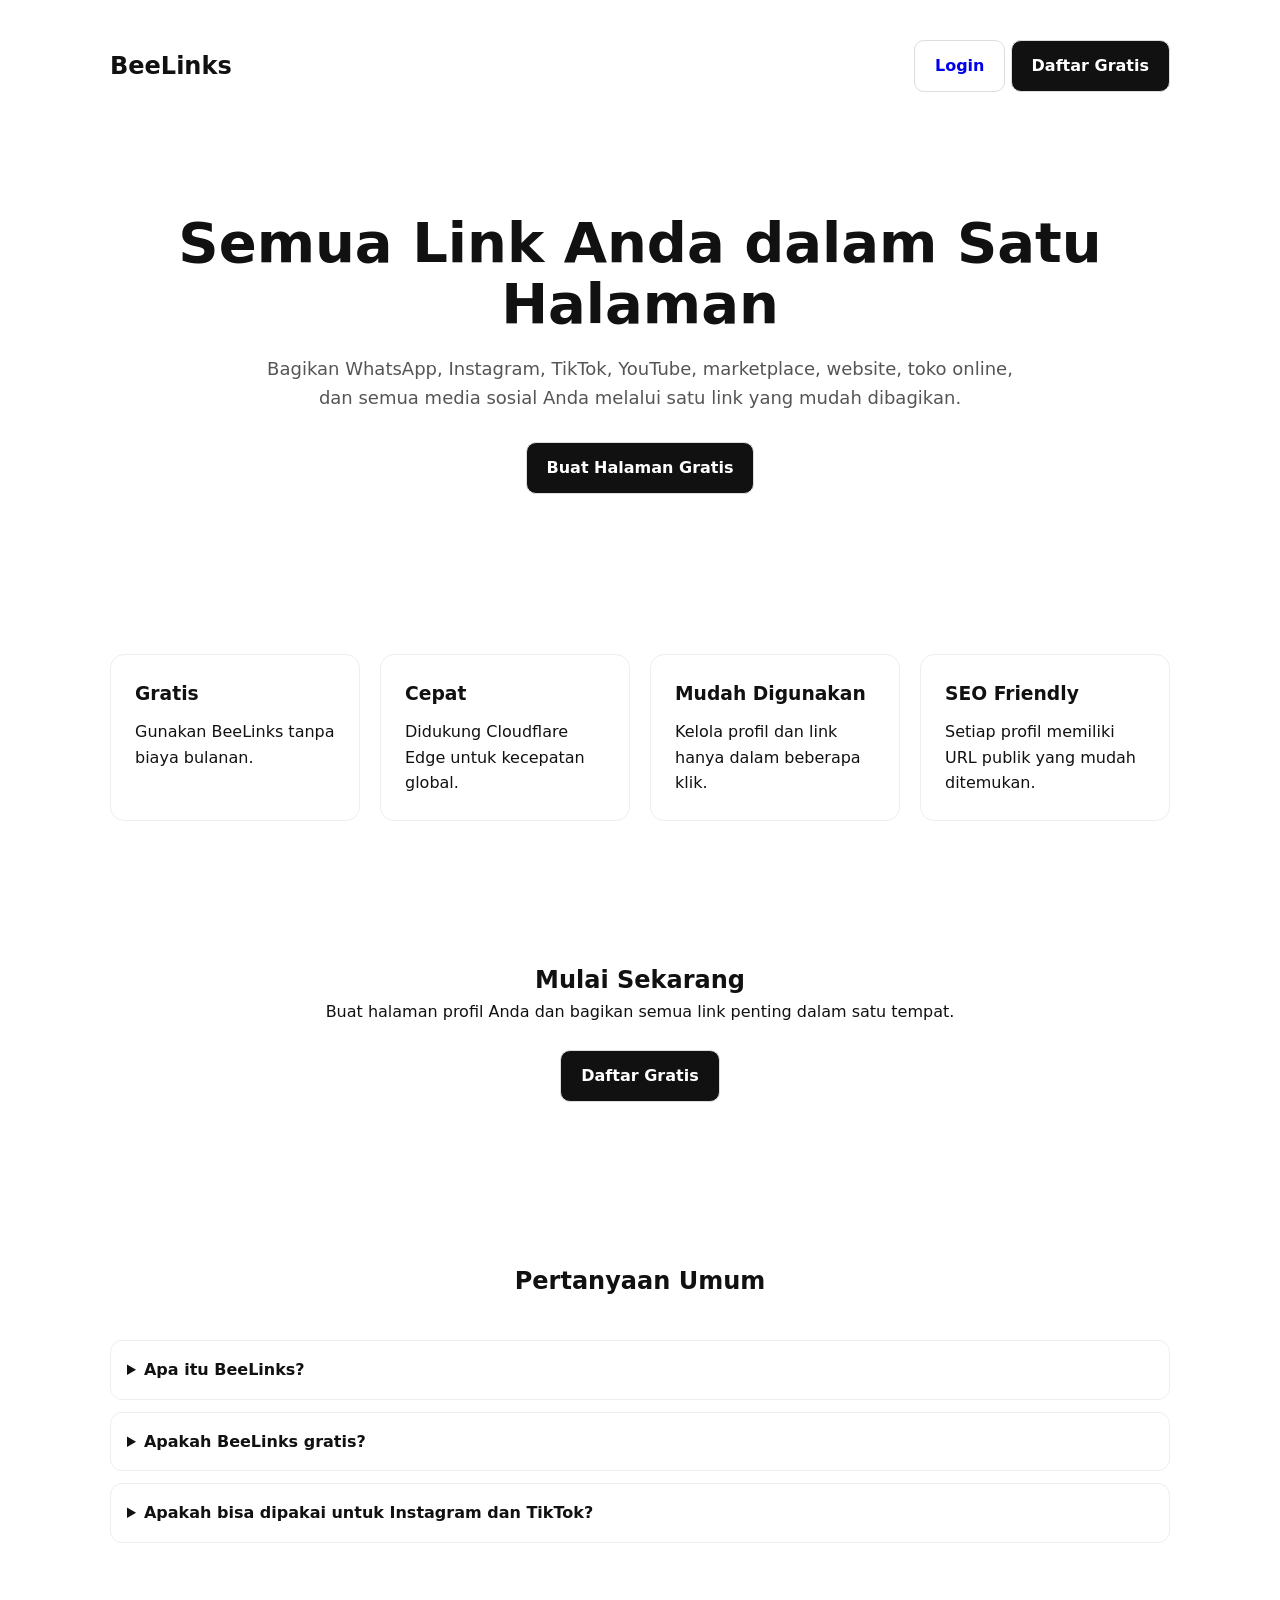
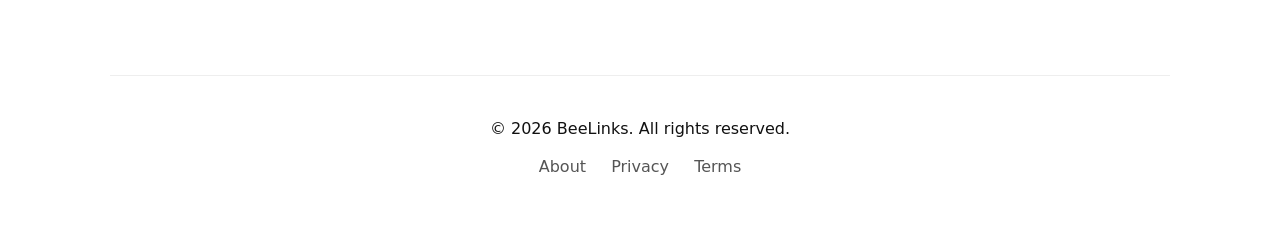
<file: index.html>
<!DOCTYPE html>
<html lang="id">
<head>

<meta charset="UTF-8">
<meta name="viewport" content="width=device-width,initial-scale=1">

<title>BeeLinks - Semua Link Anda dalam Satu Halaman</title>

<meta name="description" content="Buat halaman bio link gratis untuk WhatsApp, Instagram, TikTok, YouTube, website, marketplace, dan media sosial lainnya dalam satu link.">

<meta name="robots" content="index,follow">

<link rel="canonical" href="https://beelinks.com/">

<link rel="icon" href="/assets/favicon.svg">

<meta property="og:type" content="website">
<meta property="og:title" content="BeeLinks - Semua Link Anda dalam Satu Halaman">
<meta property="og:description" content="Bagikan semua link penting Anda melalui satu halaman bio link modern.">
<meta property="og:url" content="https://beelinks.com/">
<meta property="og:image" content="/assets/og-default.png">

<meta name="twitter:card" content="summary_large_image">
<meta name="twitter:title" content="BeeLinks - Semua Link Anda dalam Satu Halaman">
<meta name="twitter:description" content="Bagikan semua link penting Anda melalui satu halaman bio link modern.">
<meta name="twitter:image" content="/assets/og-default.png">

<style>

*{
margin:0;
padding:0;
box-sizing:border-box
}

body{
font-family:system-ui,sans-serif;
background:#fff;
color:#111;
line-height:1.6
}

.container{
max-width:1100px;
margin:auto;
padding:20px
}

header{
display:flex;
justify-content:space-between;
align-items:center;
padding:20px 0;
gap:20px
}

.logo{
font-size:24px;
font-weight:700;
text-decoration:none;
color:#111
}

.btn{
display:inline-block;
padding:12px 20px;
border-radius:10px;
text-decoration:none;
font-weight:600;
border:1px solid #ddd;
transition:.2s
}

.btn:hover{
transform:translateY(-1px)
}

.btn-primary{
background:#111;
color:#fff
}

.hero{
padding:100px 0;
text-align:center
}

.hero h1{
font-size:56px;
line-height:1.1;
margin-bottom:20px
}

.hero p{
max-width:760px;
margin:auto;
margin-bottom:30px;
font-size:18px;
color:#555
}

.features{
display:grid;
grid-template-columns:repeat(auto-fit,minmax(250px,1fr));
gap:20px;
padding:60px 0
}

.card{
border:1px solid #eee;
padding:24px;
border-radius:14px
}

.card h3{
margin-bottom:10px
}

.cta{
text-align:center;
padding:80px 0
}

.faq{
padding:80px 0
}

.faq h2{
text-align:center;
margin-bottom:40px
}

details{
border:1px solid #eee;
border-radius:12px;
padding:16px;
margin-bottom:12px
}

summary{
cursor:pointer;
font-weight:600
}

footer{
border-top:1px solid #eee;
padding:40px 0;
text-align:center;
margin-top:40px
}

footer nav{
margin-top:12px
}

footer a{
color:#555;
text-decoration:none;
margin:0 10px
}

@media(max-width:768px){

header{
flex-direction:column
}

.hero{
padding:70px 0
}

.hero h1{
font-size:38px
}

}

</style>

<script type="application/ld+json">
{
 "@context":"https://schema.org",
 "@type":"WebSite",
 "name":"BeeLinks",
 "url":"https://beelinks.com",
 "description":"Semua link Anda dalam satu halaman."
}
</script>

</head>
<body>

<div class="container">

<header>

<a href="/" class="logo">
BeeLinks
</a>

<div>

<a href="/login.html" class="btn">
Login
</a>

<a href="/register.html" class="btn btn-primary">
Daftar Gratis
</a>

</div>

</header>

<section class="hero">

<h1>
Semua Link Anda dalam Satu Halaman
</h1>

<p>
Bagikan WhatsApp, Instagram, TikTok, YouTube, marketplace, website, toko online, dan semua media sosial Anda melalui satu link yang mudah dibagikan.
</p>

<a href="/register.html" class="btn btn-primary">
Buat Halaman Gratis
</a>

</section>

<section class="features">

<div class="card">
<h3>Gratis</h3>
<p>
Gunakan BeeLinks tanpa biaya bulanan.
</p>
</div>

<div class="card">
<h3>Cepat</h3>
<p>
Didukung Cloudflare Edge untuk kecepatan global.
</p>
</div>

<div class="card">
<h3>Mudah Digunakan</h3>
<p>
Kelola profil dan link hanya dalam beberapa klik.
</p>
</div>

<div class="card">
<h3>SEO Friendly</h3>
<p>
Setiap profil memiliki URL publik yang mudah ditemukan.
</p>
</div>

</section>

<section class="cta">

<h2>
Mulai Sekarang
</h2>

<p>
Buat halaman profil Anda dan bagikan semua link penting dalam satu tempat.
</p>

<br>

<a href="/register.html" class="btn btn-primary">
Daftar Gratis
</a>

</section>

<section class="faq">

<h2>
Pertanyaan Umum
</h2>

<details>
<summary>Apa itu BeeLinks?</summary>
<p>
BeeLinks adalah layanan bio link untuk menggabungkan semua link penting Anda dalam satu halaman.
</p>
</details>

<details>
<summary>Apakah BeeLinks gratis?</summary>
<p>
Ya. Anda dapat membuat dan mengelola halaman bio link secara gratis.
</p>
</details>

<details>
<summary>Apakah bisa dipakai untuk Instagram dan TikTok?</summary>
<p>
Bisa. Anda dapat menaruh satu link BeeLinks di bio media sosial.
</p>
</details>

</section>

<footer>

<p>
© 2026 BeeLinks. All rights reserved.
</p>

<nav>

<a href="/about.html">
About
</a>

<a href="/privacy.html">
Privacy
</a>

<a href="/terms.html">
Terms
</a>

</nav>

</footer>

</div>

</body>
</html>
</file>
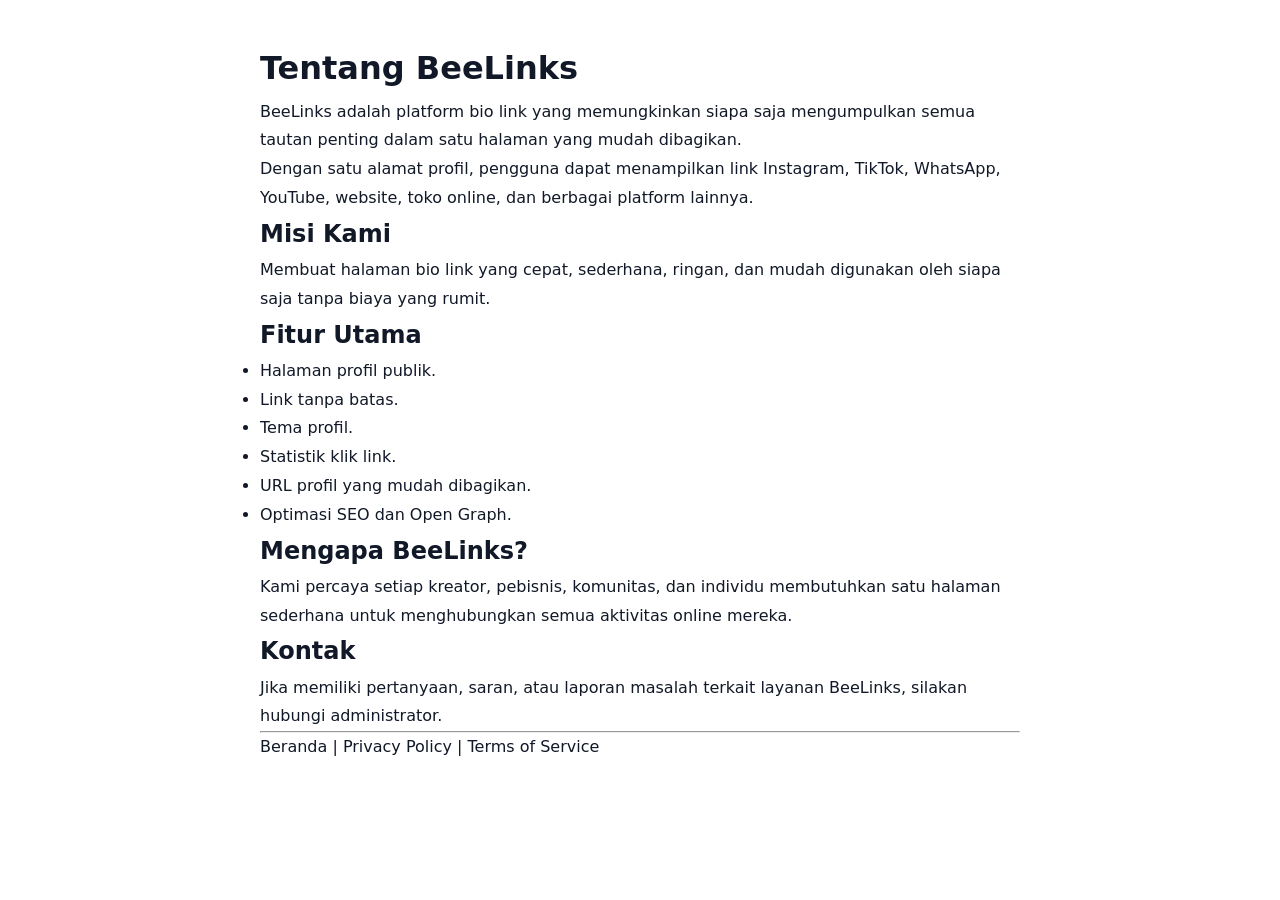
<file: about.html>
<!DOCTYPE html>
<html lang="id">
<head>

<meta charset="UTF-8">

<meta
name="viewport"
content="width=device-width,initial-scale=1">

<title>
Tentang BeeLinks
</title>

<meta
name="description"
content="BeeLinks adalah platform bio link sederhana untuk menyimpan semua link penting dalam satu halaman.">

<meta
name="robots"
content="index,follow">

<link
rel="canonical"
href="https://beelinks.pages.dev/about.html">

<link
rel="stylesheet"
href="/css/style.css">

</head>

<body>

<main
style="
max-width:800px;
margin:auto;
padding:40px 20px;
line-height:1.8;
">

<h1>
Tentang BeeLinks
</h1>

<p>
BeeLinks adalah platform bio link yang
memungkinkan siapa saja mengumpulkan
semua tautan penting dalam satu halaman
yang mudah dibagikan.
</p>

<p>
Dengan satu alamat profil, pengguna dapat
menampilkan link Instagram, TikTok,
WhatsApp, YouTube, website, toko online,
dan berbagai platform lainnya.
</p>

<h2>
Misi Kami
</h2>

<p>
Membuat halaman bio link yang cepat,
sederhana, ringan, dan mudah digunakan
oleh siapa saja tanpa biaya yang rumit.
</p>

<h2>
Fitur Utama
</h2>

<ul>

<li>
Halaman profil publik.
</li>

<li>
Link tanpa batas.
</li>

<li>
Tema profil.
</li>

<li>
Statistik klik link.
</li>

<li>
URL profil yang mudah dibagikan.
</li>

<li>
Optimasi SEO dan Open Graph.
</li>

</ul>

<h2>
Mengapa BeeLinks?
</h2>

<p>
Kami percaya setiap kreator, pebisnis,
komunitas, dan individu membutuhkan
satu halaman sederhana untuk
menghubungkan semua aktivitas online
mereka.
</p>

<h2>
Kontak
</h2>

<p>
Jika memiliki pertanyaan, saran,
atau laporan masalah terkait layanan
BeeLinks, silakan hubungi administrator.
</p>

<hr>

<p>

<a href="/">
Beranda
</a>

|

<a href="/privacy.html">
Privacy Policy
</a>

|

<a href="/terms.html">
Terms of Service
</a>

</p>

</main>

</body>
</html>
</file>
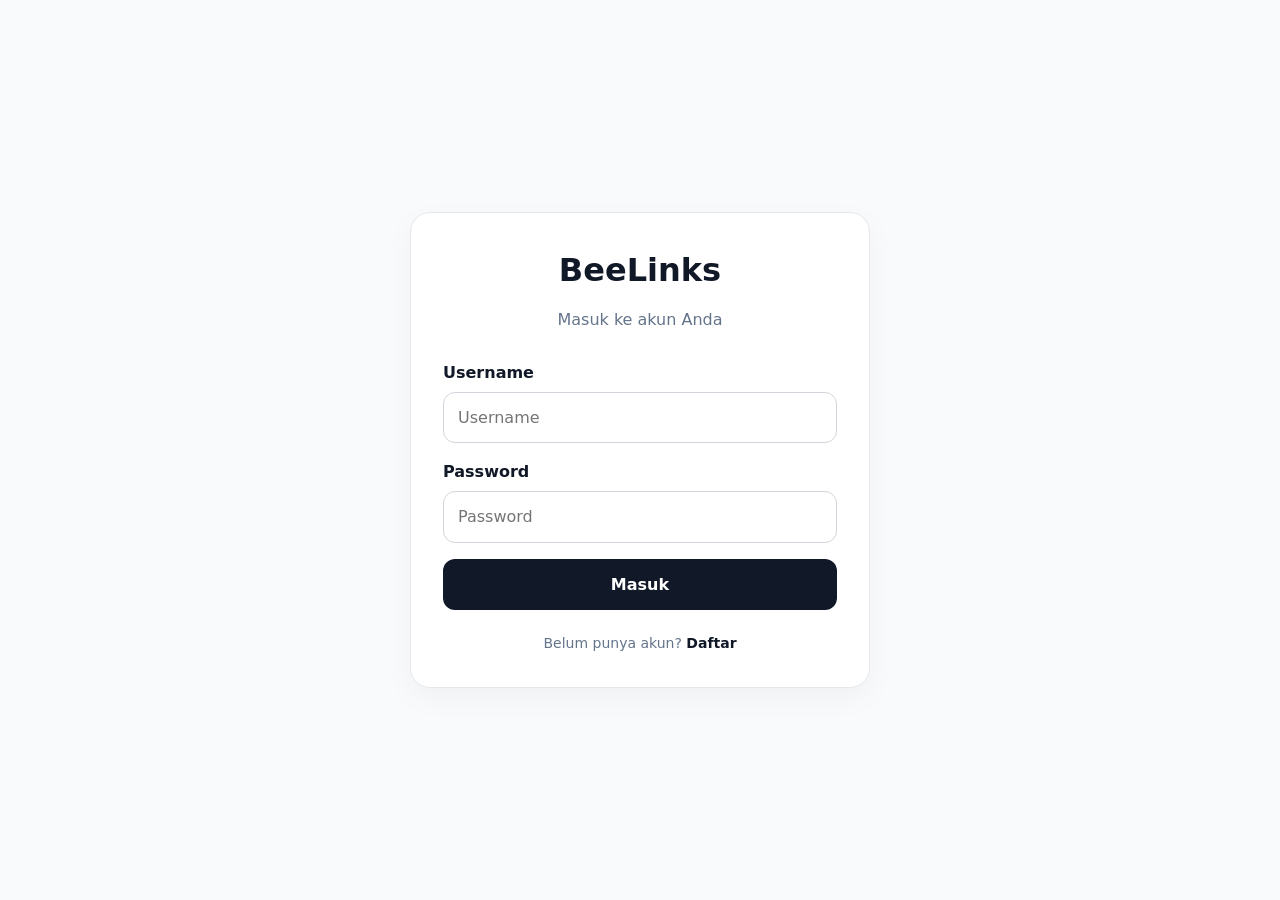
<file: login.html>
<!DOCTYPE html>

<html lang="id">
<head>

<meta charset="UTF-8">
<meta name="viewport" content="width=device-width,initial-scale=1">

<title>Login - BeeLinks</title>

<meta
name="description"
content="Masuk ke akun BeeLinks untuk mengelola profil dan link Anda.">

<meta
name="robots"
content="noindex,nofollow">

<link
rel="canonical"
href="/login.html">

<link
rel="icon"
href="/assets/favicon.svg">

<meta
property="og:title"
content="Login - BeeLinks">

<meta
property="og:description"
content="Masuk ke akun BeeLinks">

<meta
property="og:type"
content="website">

<link
rel="stylesheet"
href="/css/style.css">

<link
rel="stylesheet"
href="/css/auth.css">

<script>
if(localStorage.getItem("token")){
location.href="/dashboard.html";
}
</script>

</head>

<body class="auth-page">

<div class="auth-card">

<div class="auth-logo">
BeeLinks
</div>

<p class="auth-subtitle">
Masuk ke akun Anda
</p>

<form id="loginForm">

<div class="form-group">

<label>
Username
</label>

<input
type="text"
id="username"
required
autocomplete="username"
placeholder="Username">

</div>

<div class="form-group">

<label>
Password
</label>

<input
type="password"
id="password"
required
autocomplete="current-password"
placeholder="Password">

</div>

<button
type="submit"
class="btn btn-primary btn-block">

Masuk

</button>

</form>

<div
id="message"
class="message">
</div>

<div class="auth-footer">

Belum punya akun?

<a href="/register.html">
Daftar
</a>

</div>

</div>

<script src="/js/api.js"></script>

<script src="/js/auth.js"></script>

<script src="/js/login.js"></script>

</body>
</html>
</file>
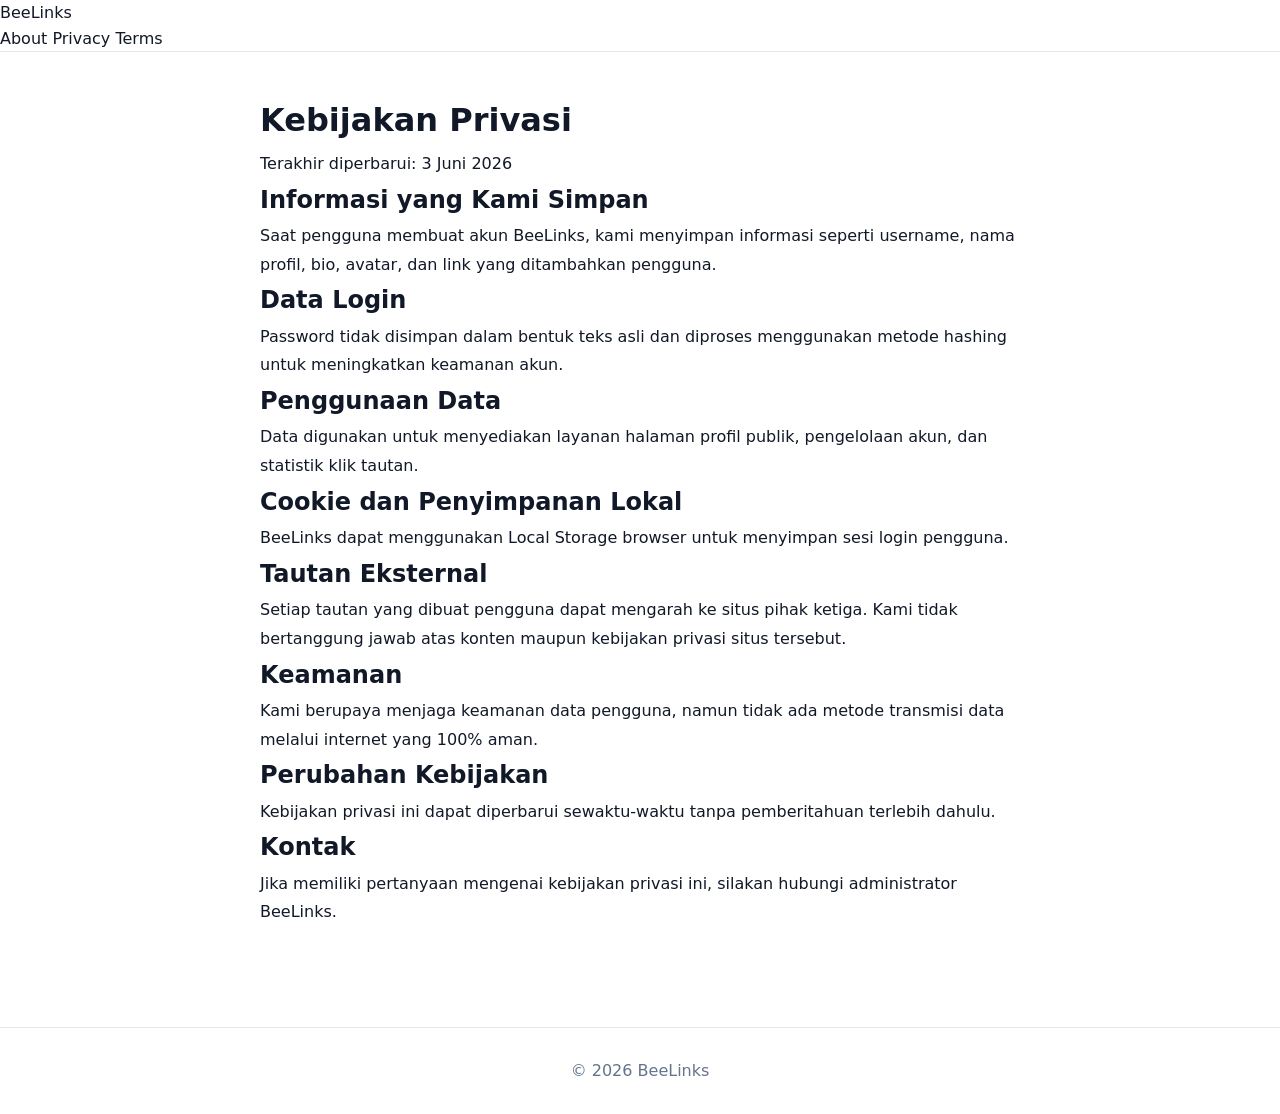
<file: privacy.html>
<!DOCTYPE html>
<html lang="id">
<head>

<meta charset="UTF-8">

<meta
name="viewport"
content="width=device-width,initial-scale=1">

<title>
Kebijakan Privasi | BeeLinks
</title>

<meta
name="description"
content="Kebijakan Privasi BeeLinks">

<meta
name="robots"
content="index,follow">

<link
rel="canonical"
href="https://beelinks.pages.dev/privacy.html">

<link
rel="stylesheet"
href="/css/style.css">

</head>

<body>
<div id="site-header"></div>
<main
style="
max-width:800px;
margin:auto;
padding:40px 20px;
line-height:1.8;
">

<h1>
Kebijakan Privasi
</h1>

<p>
Terakhir diperbarui:
3 Juni 2026
</p>

<h2>
Informasi yang Kami Simpan
</h2>

<p>
Saat pengguna membuat akun BeeLinks,
kami menyimpan informasi seperti
username, nama profil, bio, avatar,
dan link yang ditambahkan pengguna.
</p>

<h2>
Data Login
</h2>

<p>
Password tidak disimpan dalam bentuk
teks asli dan diproses menggunakan
metode hashing untuk meningkatkan
keamanan akun.
</p>

<h2>
Penggunaan Data
</h2>

<p>
Data digunakan untuk menyediakan
layanan halaman profil publik,
pengelolaan akun, dan statistik klik
tautan.
</p>

<h2>
Cookie dan Penyimpanan Lokal
</h2>

<p>
BeeLinks dapat menggunakan
Local Storage browser untuk
menyimpan sesi login pengguna.
</p>

<h2>
Tautan Eksternal
</h2>

<p>
Setiap tautan yang dibuat pengguna
dapat mengarah ke situs pihak ketiga.
Kami tidak bertanggung jawab atas
konten maupun kebijakan privasi situs
tersebut.
</p>

<h2>
Keamanan
</h2>

<p>
Kami berupaya menjaga keamanan data
pengguna, namun tidak ada metode
transmisi data melalui internet yang
100% aman.
</p>

<h2>
Perubahan Kebijakan
</h2>

<p>
Kebijakan privasi ini dapat diperbarui
sewaktu-waktu tanpa pemberitahuan
terlebih dahulu.
</p>

<h2>
Kontak
</h2>

<p>
Jika memiliki pertanyaan mengenai
kebijakan privasi ini, silakan hubungi
administrator BeeLinks.
</p>

</main>

  <div id="site-footer"></div>

<script
src="/components/include.js">
</script>
</body>
</html>
</file>
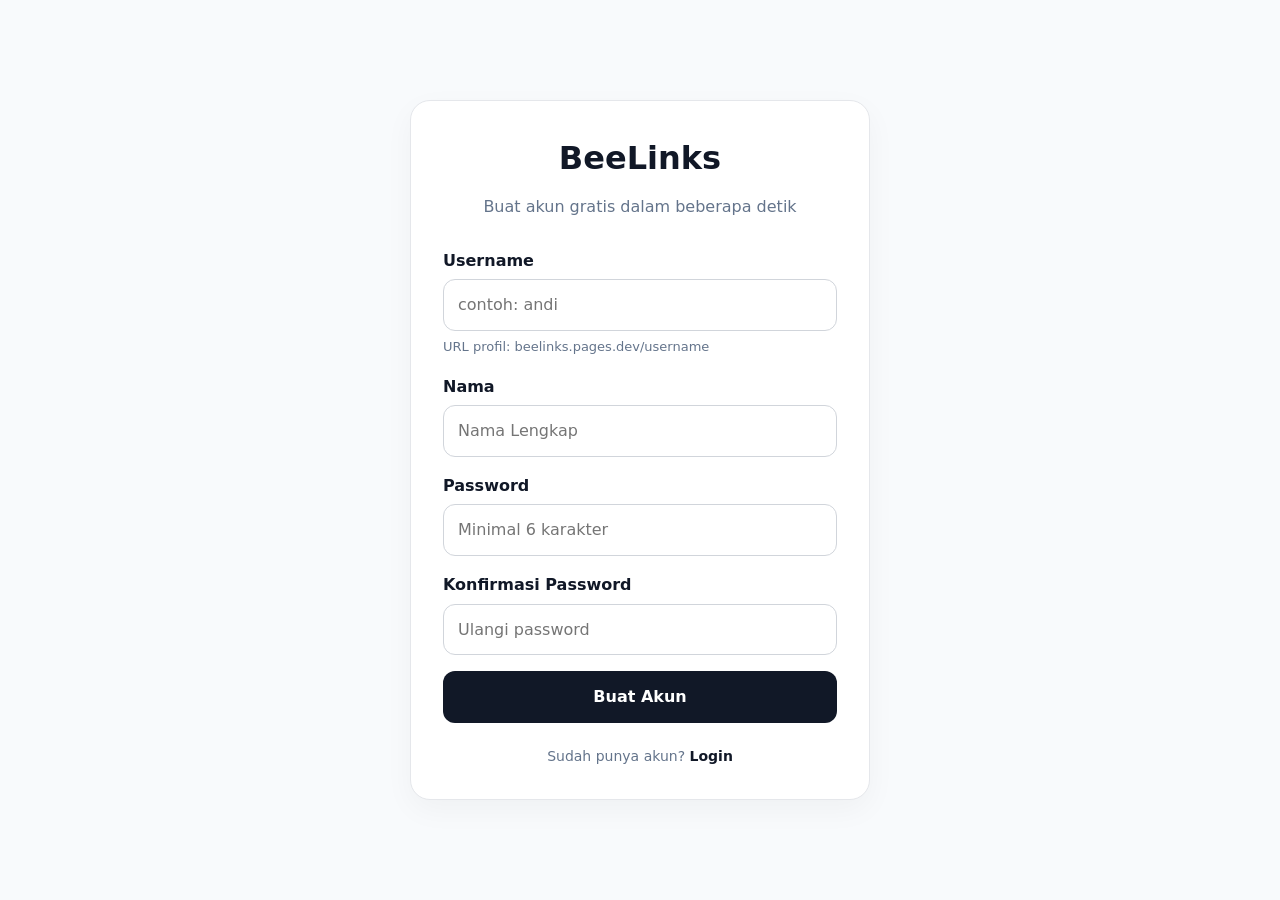
<file: register.html>
<!DOCTYPE html>

<html lang="id">
<head>

<meta charset="UTF-8">
<meta name="viewport" content="width=device-width,initial-scale=1">

<title>Daftar - BeeLinks</title>

<meta
name="description"
content="Buat akun BeeLinks gratis dan bagikan semua link Anda dalam satu halaman.">

<meta
name="robots"
content="noindex,nofollow">

<link
rel="canonical"
href="/register.html">

<link
rel="icon"
href="/assets/favicon.svg">

<meta
property="og:title"
content="Daftar - BeeLinks">

<meta
property="og:description"
content="Buat akun BeeLinks gratis">

<meta
property="og:type"
content="website">

<link
rel="stylesheet"
href="/css/style.css">

<link
rel="stylesheet"
href="/css/auth.css">

<script>
if(localStorage.getItem("token")){
location.href="/dashboard.html";
}
</script>

</head>

<body class="auth-page">

<div class="auth-card">

<div class="auth-logo">
BeeLinks
</div>

<p class="auth-subtitle">
Buat akun gratis dalam beberapa detik
</p>

<form id="registerForm">

<div class="form-group">

<label>
Username
</label>

<input
type="text"
id="username"
required
minlength="3"
maxlength="20"
autocomplete="username"
placeholder="contoh: andi">

<small>
URL profil:
beelinks.pages.dev/username
</small>

</div>

<div class="form-group">

<label>
Nama
</label>

<input
type="text"
id="name"
required
maxlength="100"
autocomplete="name"
placeholder="Nama Lengkap">

</div>

<div class="form-group">

<label>
Password
</label>

<input
type="password"
id="password"
required
minlength="6"
autocomplete="new-password"
placeholder="Minimal 6 karakter">

</div>

<div class="form-group">

<label>
Konfirmasi Password
</label>

<input
type="password"
id="confirm-password"
required
autocomplete="new-password"
placeholder="Ulangi password">

</div>

<button
type="submit"
class="btn btn-primary btn-block">

Buat Akun

</button>

</form>

<div
id="message"
class="message">
</div>

<div class="auth-footer">

Sudah punya akun?

<a href="/login.html">
Login
</a>

</div>

</div>

<script src="/js/api.js"></script>

<script src="/js/auth.js"></script>

<script src="/js/register.js"></script>

</body>
</html>
</file>
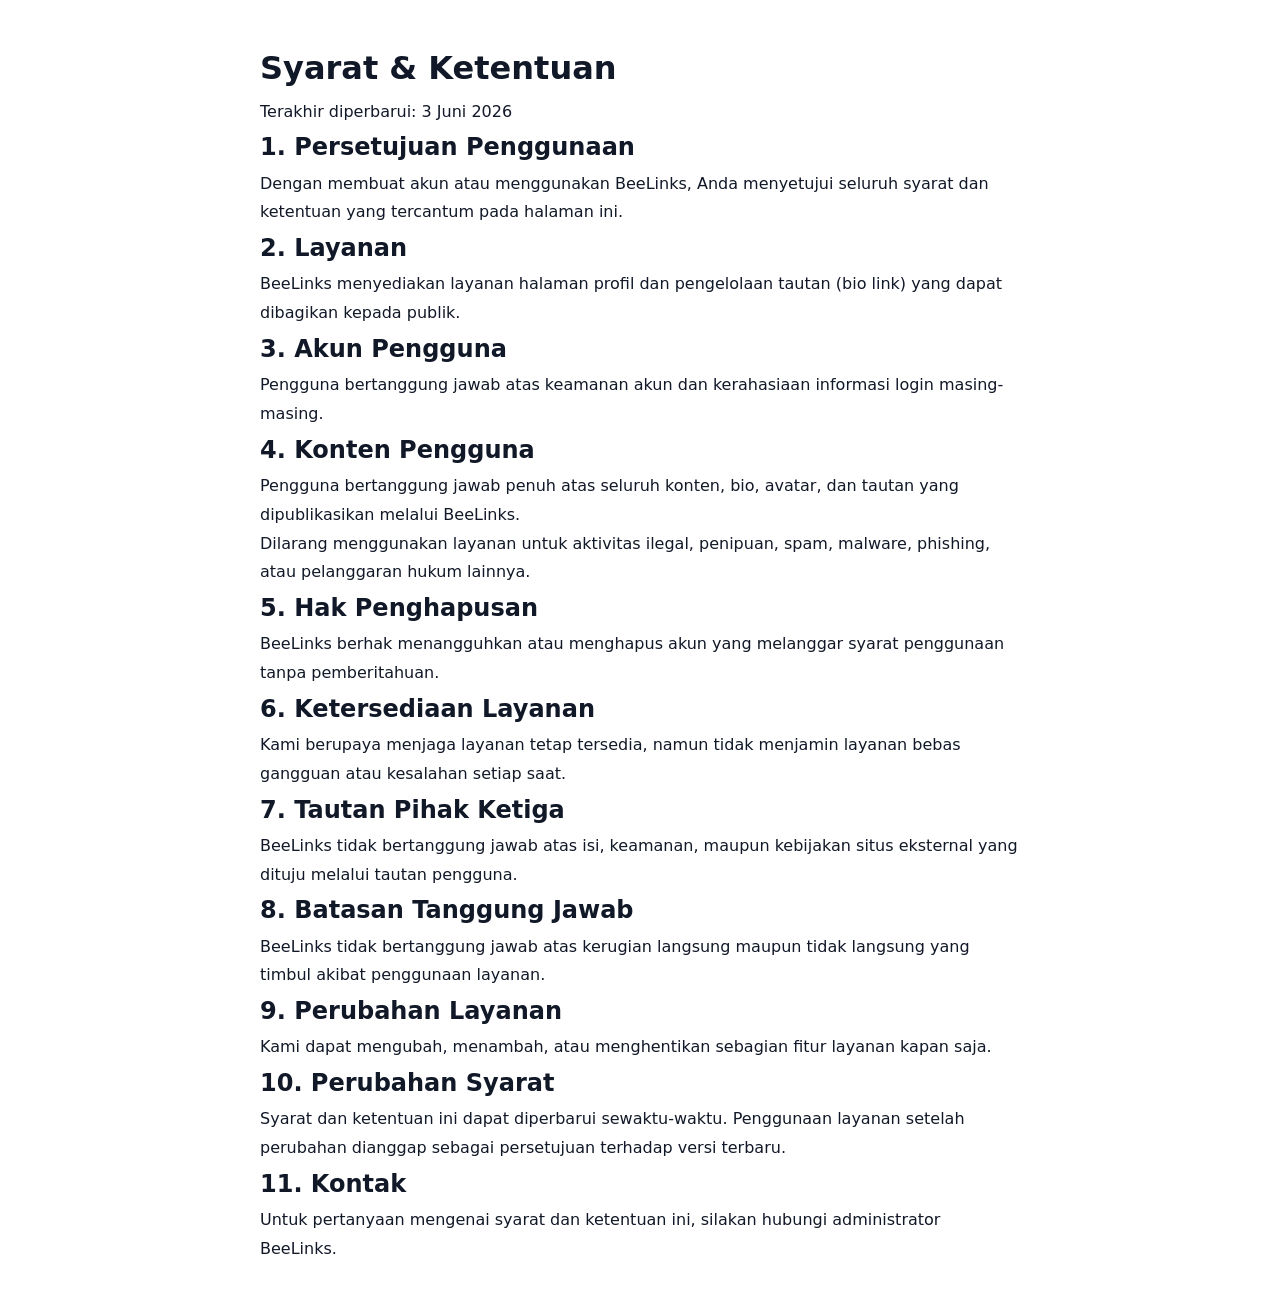
<file: terms.html>
<!DOCTYPE html>
<html lang="id">
<head>

<meta charset="UTF-8">

<meta
name="viewport"
content="width=device-width,initial-scale=1">

<title>
Syarat & Ketentuan | BeeLinks
</title>

<meta
name="description"
content="Syarat dan Ketentuan penggunaan BeeLinks">

<meta
name="robots"
content="index,follow">

<link
rel="canonical"
href="https://beelinks.pages.dev/terms.html">

<link
rel="stylesheet"
href="/css/style.css">

</head>

<body>

<main
style="
max-width:800px;
margin:auto;
padding:40px 20px;
line-height:1.8;
">

<h1>
Syarat & Ketentuan
</h1>

<p>
Terakhir diperbarui:
3 Juni 2026
</p>

<h2>
1. Persetujuan Penggunaan
</h2>

<p>
Dengan membuat akun atau menggunakan
BeeLinks, Anda menyetujui seluruh
syarat dan ketentuan yang tercantum
pada halaman ini.
</p>

<h2>
2. Layanan
</h2>

<p>
BeeLinks menyediakan layanan
halaman profil dan pengelolaan
tautan (bio link) yang dapat
dibagikan kepada publik.
</p>

<h2>
3. Akun Pengguna
</h2>

<p>
Pengguna bertanggung jawab atas
keamanan akun dan kerahasiaan
informasi login masing-masing.
</p>

<h2>
4. Konten Pengguna
</h2>

<p>
Pengguna bertanggung jawab penuh
atas seluruh konten, bio, avatar,
dan tautan yang dipublikasikan
melalui BeeLinks.
</p>

<p>
Dilarang menggunakan layanan untuk
aktivitas ilegal, penipuan,
spam, malware, phishing, atau
pelanggaran hukum lainnya.
</p>

<h2>
5. Hak Penghapusan
</h2>

<p>
BeeLinks berhak menangguhkan atau
menghapus akun yang melanggar
syarat penggunaan tanpa pemberitahuan.
</p>

<h2>
6. Ketersediaan Layanan
</h2>

<p>
Kami berupaya menjaga layanan tetap
tersedia, namun tidak menjamin
layanan bebas gangguan atau
kesalahan setiap saat.
</p>

<h2>
7. Tautan Pihak Ketiga
</h2>

<p>
BeeLinks tidak bertanggung jawab
atas isi, keamanan, maupun kebijakan
situs eksternal yang dituju melalui
tautan pengguna.
</p>

<h2>
8. Batasan Tanggung Jawab
</h2>

<p>
BeeLinks tidak bertanggung jawab atas
kerugian langsung maupun tidak langsung
yang timbul akibat penggunaan layanan.
</p>

<h2>
9. Perubahan Layanan
</h2>

<p>
Kami dapat mengubah, menambah,
atau menghentikan sebagian fitur
layanan kapan saja.
</p>

<h2>
10. Perubahan Syarat
</h2>

<p>
Syarat dan ketentuan ini dapat
diperbarui sewaktu-waktu.
Penggunaan layanan setelah perubahan
dianggap sebagai persetujuan terhadap
versi terbaru.
</p>

<h2>
11. Kontak
</h2>

<p>
Untuk pertanyaan mengenai syarat
dan ketentuan ini, silakan hubungi
administrator BeeLinks.
</p>

</main>

</body>
</html>
</file>
<file: css/style.css>
/* =========================
   RESET
========================= */

*{
margin:0;
padding:0;
box-sizing:border-box
}

html{
scroll-behavior:smooth
}

body{
font-family:Inter,system-ui,-apple-system,BlinkMacSystemFont,"Segoe UI",sans-serif;
line-height:1.6;
color:#111827;
background:#ffffff;
-webkit-font-smoothing:antialiased;
text-rendering:optimizeLegibility
}

img{
max-width:100%;
display:block
}

a{
color:inherit;
text-decoration:none
}

button,
input,
textarea,
select{
font:inherit
}

/* =========================
   CONTAINER
========================= */

.container{
width:100%;
max-width:1200px;
margin:0 auto;
padding:0 20px
}

/* =========================
   BUTTONS
========================= */

.btn{
display:inline-flex;
align-items:center;
justify-content:center;
gap:8px;
padding:12px 20px;
border-radius:12px;
border:1px solid transparent;
font-weight:600;
cursor:pointer;
transition:.2s
}

.btn:hover{
transform:translateY(-1px)
}

.btn-primary{
background:#111827;
color:#fff
}

.btn-primary:hover{
opacity:.95
}

.btn-secondary{
background:#fff;
border-color:#e5e7eb;
color:#111827
}

.btn-secondary:hover{
background:#f8fafc
}

.btn-block{
width:100%
}

/* =========================
   FORM
========================= */

.form-group{
margin-bottom:16px
}

.form-group label{
display:block;
margin-bottom:6px;
font-weight:600
}

.form-group small{
display:block;
margin-top:6px;
font-size:13px;
color:#64748b
}

input,
textarea,
select{
width:100%;
padding:12px 14px;
border:1px solid #d1d5db;
border-radius:12px;
background:#fff
}

input:focus,
textarea:focus,
select:focus{
outline:none;
border-color:#111827
}

textarea{
resize:vertical
}

/* =========================
   CARD
========================= */

.card{
background:#fff;
border:1px solid #e5e7eb;
border-radius:16px
}

/* =========================
   TYPOGRAPHY
========================= */

.section-title{
font-size:24px;
font-weight:700;
margin-bottom:16px
}

.text-center{
text-align:center
}

/* =========================
   UTILITIES
========================= */

.hidden{
display:none
}

.mt-1{
margin-top:10px
}

.mt-2{
margin-top:20px
}

.mt-3{
margin-top:30px
}

.mb-1{
margin-bottom:10px
}

.mb-2{
margin-bottom:20px
}

.mb-3{
margin-bottom:30px
}

/* =========================
   HEADER
========================= */

.site-header{
border-bottom:1px solid #e5e7eb;
background:#fff
}

.header-inner{
display:flex;
align-items:center;
justify-content:space-between;
min-height:72px;
gap:20px
}

.logo{
font-size:24px;
font-weight:800
}

.header-actions{
display:flex;
align-items:center;
gap:10px
}

/* =========================
   FOOTER
========================= */

.site-footer{
border-top:1px solid #e5e7eb;
padding:30px 0;
margin-top:60px;
text-align:center;
color:#64748b
}

/* =========================
   MOBILE
========================= */

@media(max-width:768px){

.container{
padding:0 16px
}

.header-inner{
flex-direction:column;
justify-content:center;
padding:16px 0
}

.header-actions{
width:100%
}

.header-actions .btn{
flex:1
}

.section-title{
font-size:22px
}

}
</file>
<file: css/auth.css>
/* =========================
   AUTH PAGE
========================= */

.auth-page{
min-height:100vh;
display:flex;
align-items:center;
justify-content:center;
padding:24px;
background:#f8fafc
}

/* =========================
   CARD
========================= */

.auth-card{
width:100%;
max-width:460px;
background:#fff;
border:1px solid #e5e7eb;
border-radius:20px;
padding:32px;
box-shadow:
0 10px 30px rgba(0,0,0,.04)
}

.auth-logo{
text-align:center;
font-size:32px;
font-weight:800;
margin-bottom:10px
}

.auth-subtitle{
text-align:center;
color:#64748b;
margin-bottom:28px
}

/* =========================
   FORM
========================= */

.auth-form{
display:flex;
flex-direction:column;
gap:16px
}

.auth-form button{
width:100%
}

/* =========================
   MESSAGE
========================= */

.message{
display:none;
margin-top:16px;
padding:14px;
border-radius:12px;
font-size:14px
}

.message.error{
display:block;
background:#fee2e2;
color:#991b1b;
border:1px solid #fecaca
}

.message.success{
display:block;
background:#dcfce7;
color:#166534;
border:1px solid #bbf7d0
}

/* =========================
   FOOTER
========================= */

.auth-footer{
margin-top:22px;
text-align:center;
font-size:14px;
color:#64748b
}

.auth-footer a{
font-weight:600;
color:#111827
}

.auth-footer a:hover{
text-decoration:underline
}

/* =========================
   INFO BOX
========================= */

.auth-info{
padding:12px;
border-radius:12px;
background:#f8fafc;
border:1px solid #e5e7eb;
font-size:14px;
color:#64748b
}

/* =========================
   LOADING
========================= */

.btn-loading{
opacity:.7;
pointer-events:none
}

/* =========================
   DARK MODE
========================= */

@media(prefers-color-scheme:dark){

.auth-page{
background:#020617
}

.auth-card{
background:#0f172a;
border-color:#1e293b
}

.auth-logo{
color:#fff
}

.auth-subtitle,
.auth-footer,
.auth-info{
color:#94a3b8
}

.auth-info{
background:#111827;
border-color:#1f2937
}

input,
textarea{
background:#111827;
border-color:#1f2937;
color:#fff
}

.auth-footer a{
color:#fff
}

}

/* =========================
   MOBILE
========================= */

@media(max-width:480px){

.auth-page{
padding:16px
}

.auth-card{
padding:24px
}

.auth-logo{
font-size:28px
}

}
</file>
